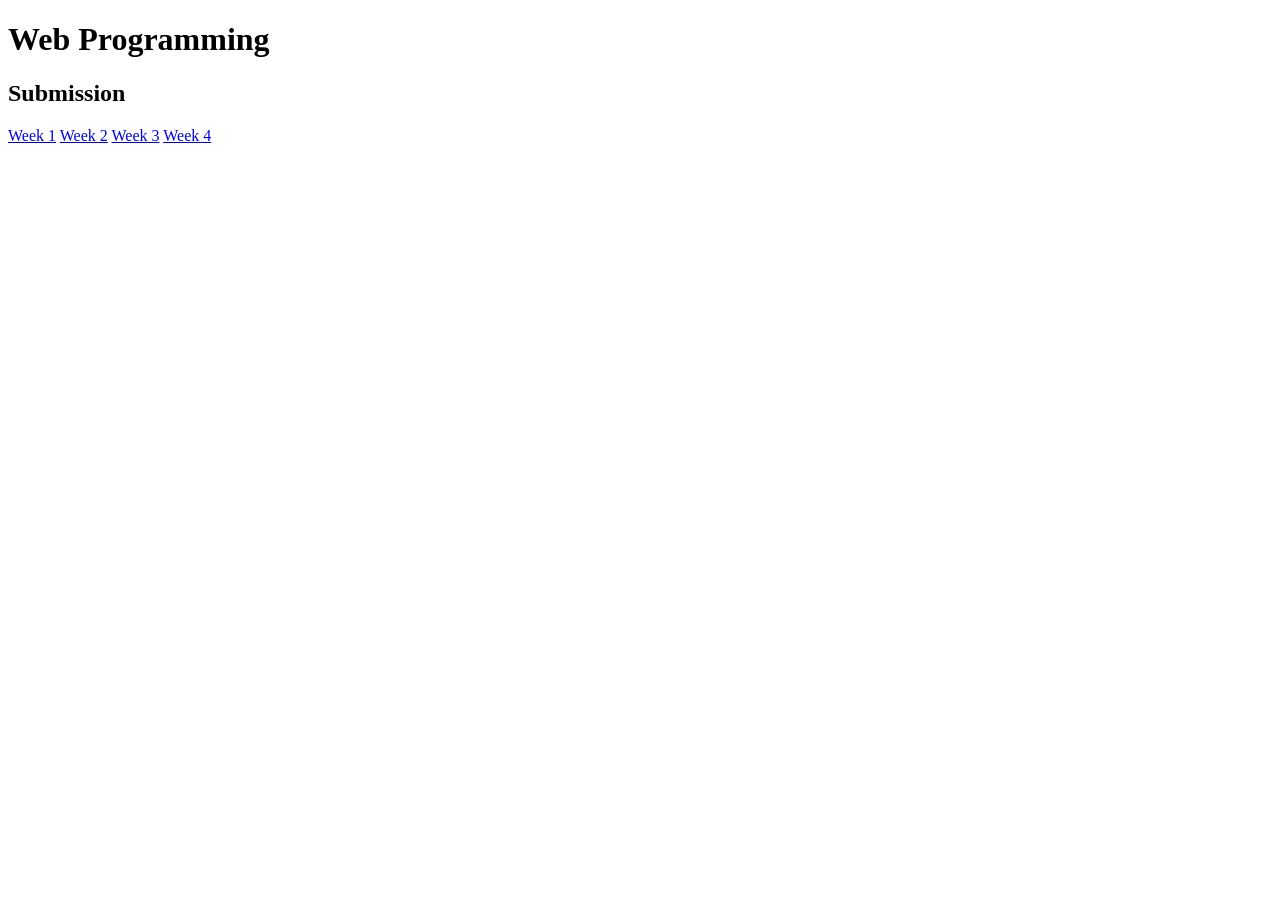
<file: index.html>
<!DOCTYPE html>
<html lang="en">
<head>
    <meta charset="UTF-8">
    <meta name="viewport" content="width=device-width, initial-scale=1.0">
    <title>Document</title>
</head>
<body>
    <header></header>
    <h1>Web Programming</h1>
    <h2>Submission</h2>
    <a href="./Week%201/week1.html">Week 1</a>
	<a href="./Week%202/week2.html">Week 2</a>
    <a href="./Week%203/week3.html">Week 3</a>
    <a href="./Week%204/week4.html">Week 4</a>
</body>
</html>
</file>
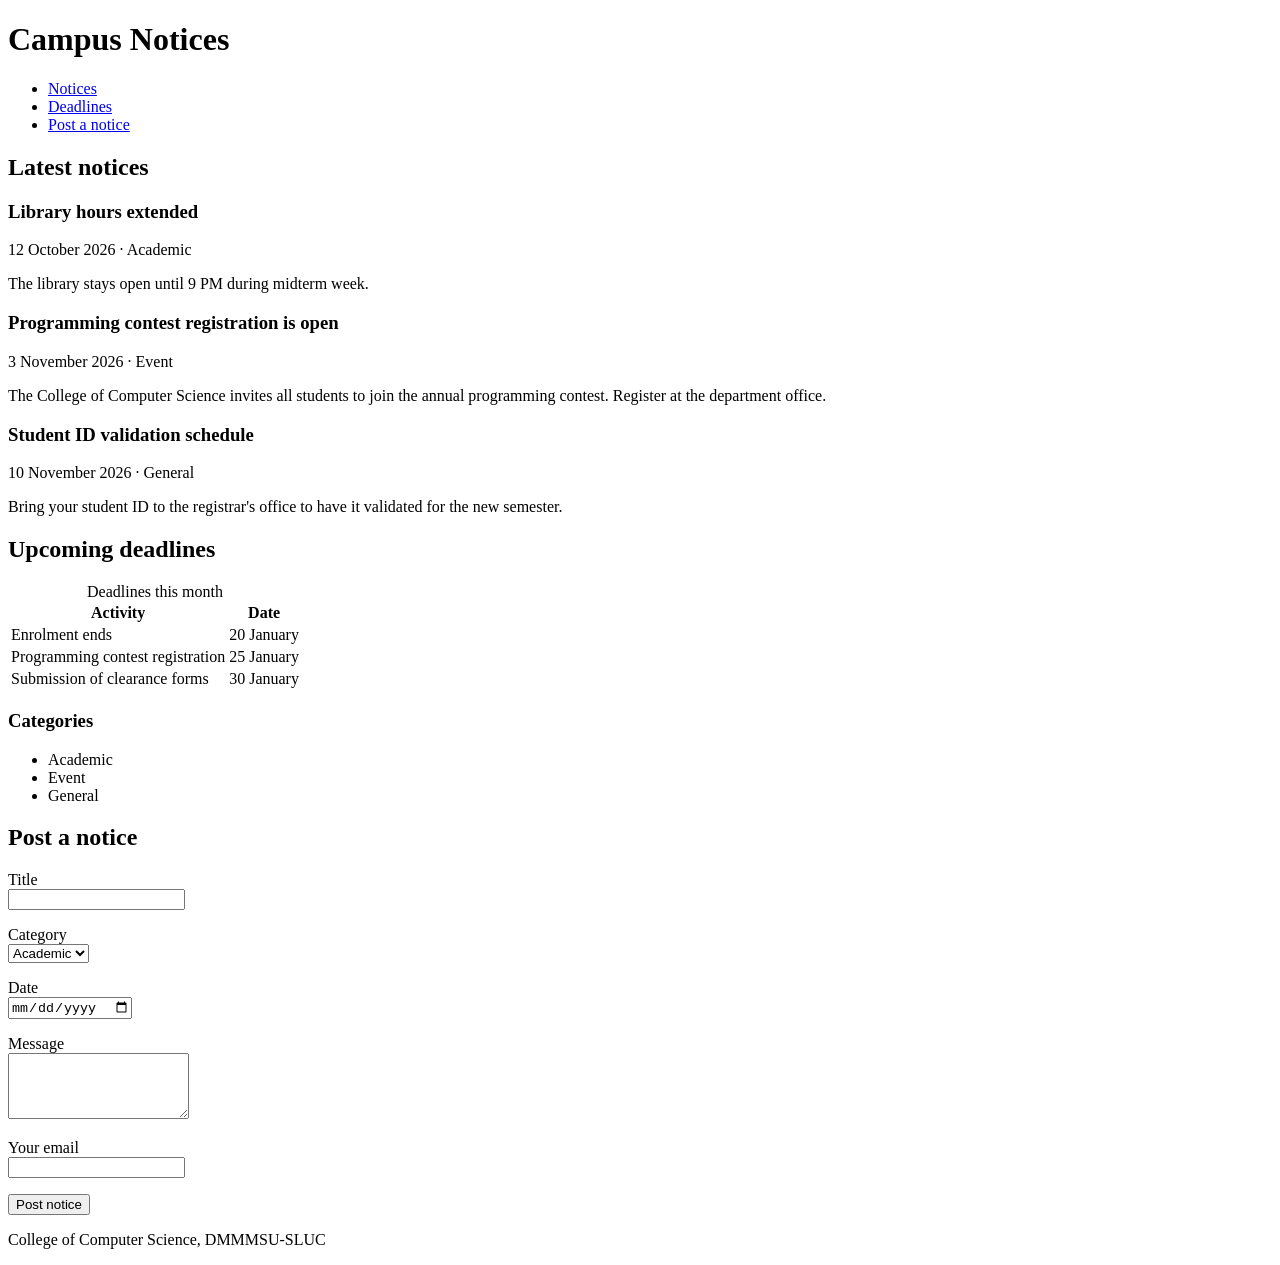
<file: Week 1/week1.html>
<!DOCTYPE html>
<html lang="en">
<head>
  <meta charset="utf-8">
  <meta name="viewport" content="width=device-width, initial-scale=1">
  <title>Campus Notices</title>
</head>
<body>
  <header>
    <h1>Campus Notices</h1>
    <nav aria-label="Main">
      <ul>
        <li><a href="#notices">Notices</a></li>
        <li><a href="#deadlines">Deadlines</a></li>
        <li><a href="#submit">Post a notice</a></li>
      </ul>
    </nav>
  </header>
  <main>
    <section id="notices">
      <h2>Latest notices</h2>
      <article class="notice">
        <h3>Library hours extended</h3>
        <p class="meta">
          <time datetime="2026-10-12">12 October 2026</time> · <span class="tag">Academic</span>
        </p>
        <p>The library stays open until 9 PM during midterm week.</p>
      </article>
      <article class="notice">
        <h3>Programming contest registration is open</h3>
        <p class="meta">
          <time datetime="2026-11-03">3 November 2026</time> · <span class="tag">Event</span>
        </p>
        <p>The College of Computer Science invites all students to join the annual programming contest. Register at the department office.</p>
      </article>
      <article class="notice">
        <h3>Student ID validation schedule</h3>
        <p class="meta">
          <time datetime="2026-11-10">10 November 2026</time> · <span class="tag">General</span>
        </p>
        <p>Bring your student ID to the registrar's office to have it validated for the new semester.</p>
      </article>
    </section>

    <section id="deadlines">
      <h2>Upcoming deadlines</h2>
      <table>
        <caption>Deadlines this month</caption>
        <thead>
          <tr><th scope="col">Activity</th><th scope="col">Date</th></tr>
        </thead>
        <tbody>
          <tr><td>Enrolment ends</td><td>20 January</td></tr>
          <tr><td>Programming contest registration</td><td>25 January</td></tr>
          <tr><td>Submission of clearance forms</td><td>30 January</td></tr>
        </tbody>
      </table>
      <h3>Categories</h3>
      <ul>
        <li>Academic</li>
        <li>Event</li>
        <li>General</li>
      </ul>
    </section>

    <section id="submit">
      <h2>Post a notice</h2>
      <form action="#" method="post">
        <p>
          <label for="title">Title</label><br>
          <input type="text" id="title" name="title" required maxlength="100">
        </p>
        <p>
          <label for="category">Category</label><br>
          <select id="category" name="category">
            <option value="academic">Academic</option>
            <option value="event">Event</option>
            <option value="general">General</option>
          </select>
        </p>
        <p>
          <label for="date">Date</label><br>
          <input type="date" id="date" name="date">
        </p>
        <p>
          <label for="message">Message</label><br>
          <textarea id="message" name="message" rows="4" required></textarea>
        </p>
        <p>
          <label for="email">Your email</label><br>
          <input type="email" id="email" name="email" required>
        </p>
        <button type="submit">Post notice</button>
      </form>
    </section>
  </main>
  <footer>
    <p>College of Computer Science, DMMMSU-SLUC</p>
  </footer>
</body>
</html>
</file>
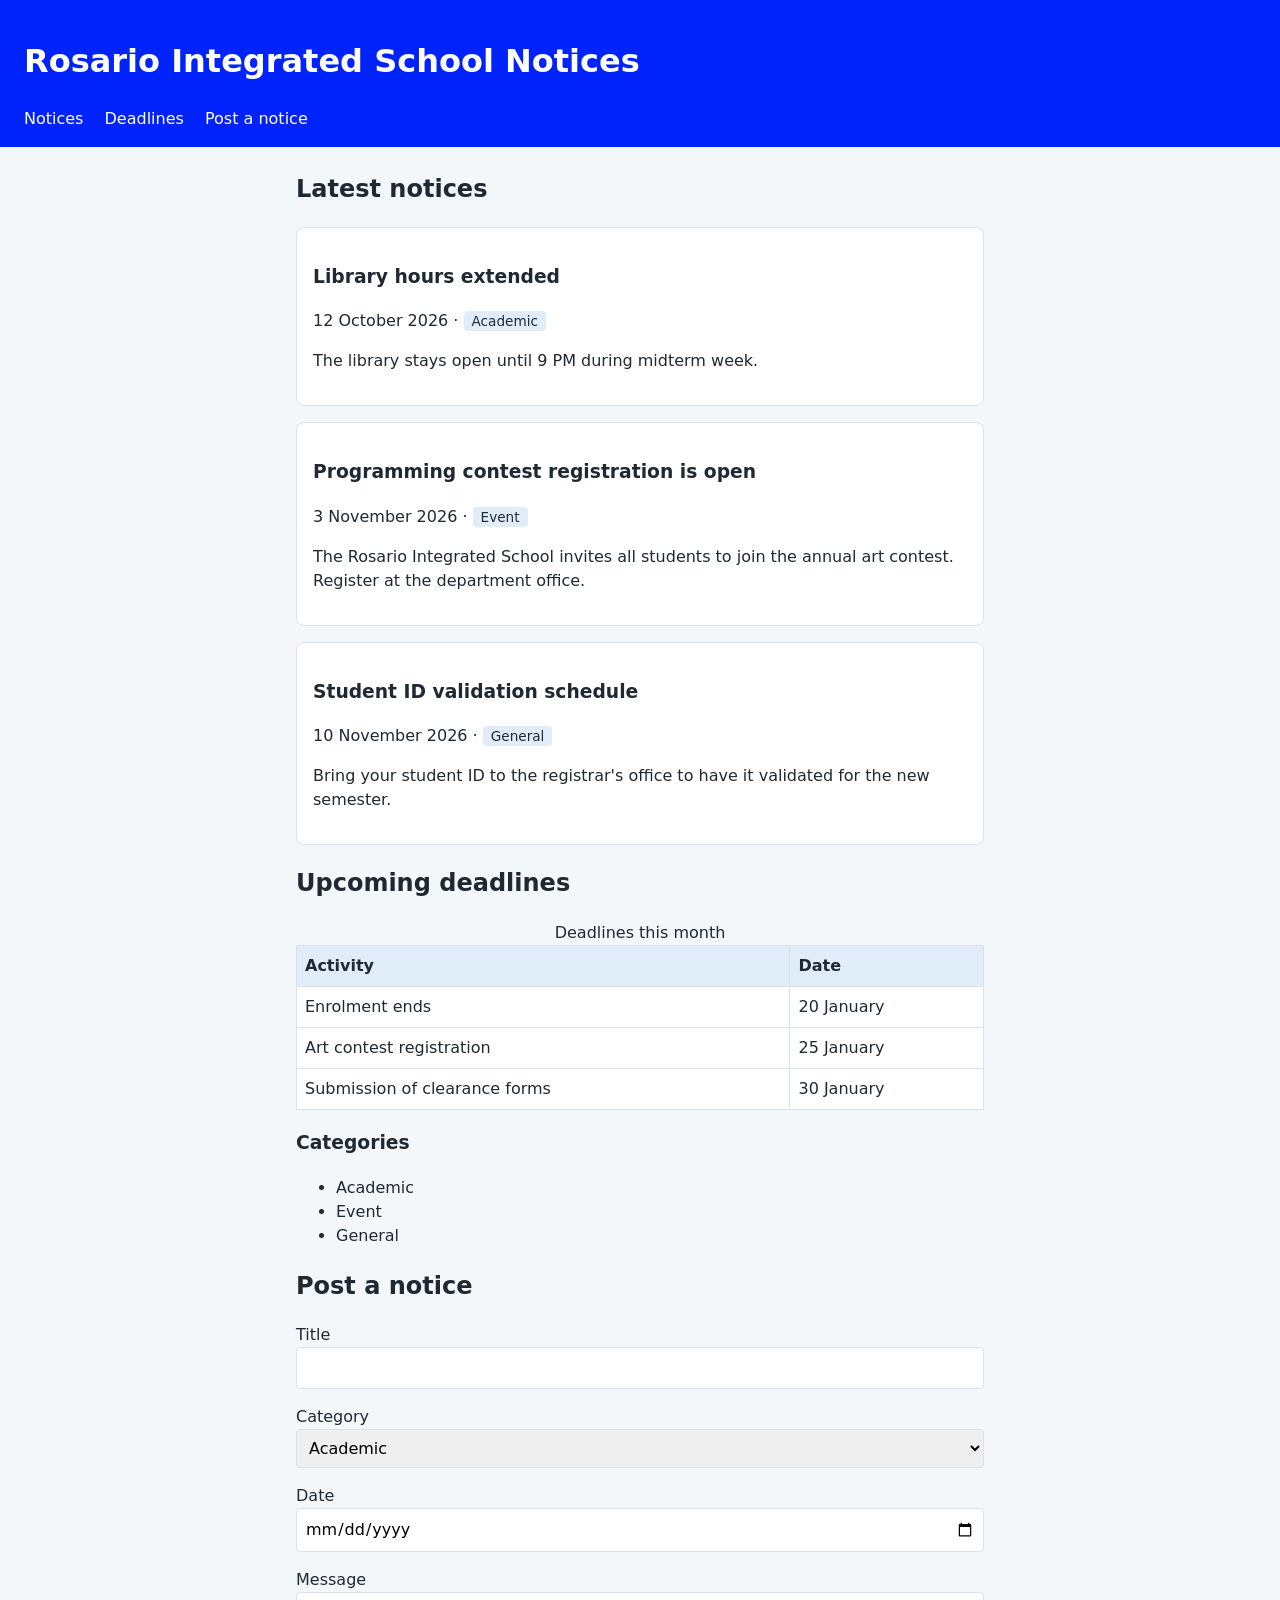
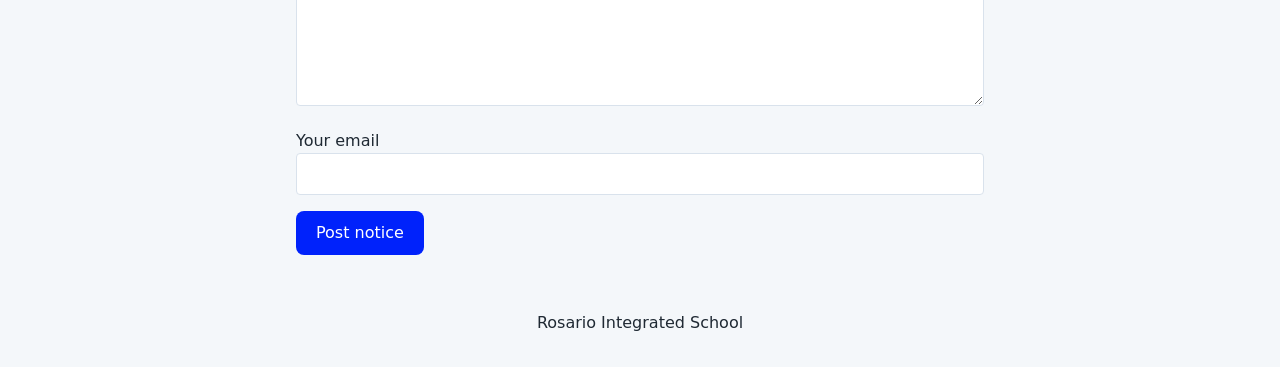
<file: Week 2/week2.html>
<!DOCTYPE html>
<html lang="en">
<head>
  <meta charset="utf-8">
  <meta name="viewport" content="width=device-width, initial-scale=1">
  <title>Rosario Integrated School Notices</title>
  <link rel="stylesheet" href="styles.css">
</head>
<body>
  <header>
    <h1>Rosario Integrated School Notices</h1>
    <nav aria-label="Main">
      <ul>
        <li><a href="#notices">Notices</a></li>
        <li><a href="#deadlines">Deadlines</a></li>
        <li><a href="#submit">Post a notice</a></li>
      </ul>
    </nav>
  </header>
  <main>
    <section id="notices">
      <h2>Latest notices</h2>
      <article class="notice">
        <h3>Library hours extended</h3>
        <p class="meta">
          <time datetime="2026-10-12">12 October 2026</time> · <span class="tag">Academic</span>
        </p>
        <p>The library stays open until 9 PM during midterm week.</p>
      </article>
      <article class="notice">
        <h3>Programming contest registration is open</h3>
        <p class="meta">
          <time datetime="2026-11-03">3 November 2026</time> · <span class="tag">Event</span>
        </p>
        <p>The Rosario Integrated School invites all students to join the annual art contest. Register at the department office.</p>
      </article>
      <article class="notice">
        <h3>Student ID validation schedule</h3>
        <p class="meta">
          <time datetime="2026-11-10">10 November 2026</time> · <span class="tag">General</span>
        </p>
        <p>Bring your student ID to the registrar's office to have it validated for the new semester.</p>
      </article>
    </section>

    <section id="deadlines">
      <h2>Upcoming deadlines</h2>
      <table>
        <caption>Deadlines this month</caption>
        <thead>
          <tr><th scope="col">Activity</th><th scope="col">Date</th></tr>
        </thead>
        <tbody>
          <tr><td>Enrolment ends</td><td>20 January</td></tr>
          <tr><td>Art contest registration</td><td>25 January</td></tr>
          <tr><td>Submission of clearance forms</td><td>30 January</td></tr>
        </tbody>
      </table>
      <h3>Categories</h3>
      <ul>
        <li>Academic</li>
        <li>Event</li>
        <li>General</li>
      </ul>
    </section>

    <section id="submit">
      <h2>Post a notice</h2>
      <form action="#" method="post">
        <p>
          <label for="title">Title</label><br>
          <input type="text" id="title" name="title" required maxlength="100">
        </p>
        <p>
          <label for="category">Category</label><br>
          <select id="category" name="category">
            <option value="academic">Academic</option>
            <option value="event">Event</option>
            <option value="general">General</option>
          </select>
        </p>
        <p>
          <label for="date">Date</label><br>
          <input type="date" id="date" name="date">
        </p>
        <p>
          <label for="message">Message</label><br>
          <textarea id="message" name="message" rows="4" required></textarea>
        </p>
        <p>
          <label for="email">Your email</label><br>
          <input type="email" id="email" name="email" required>
        </p>
        <button type="submit">Post notice</button>
      </form>
    </section>
  </main>
  <footer>
    <p>Rosario Integrated School</p>
  </footer>
</body>
</html>
</file>
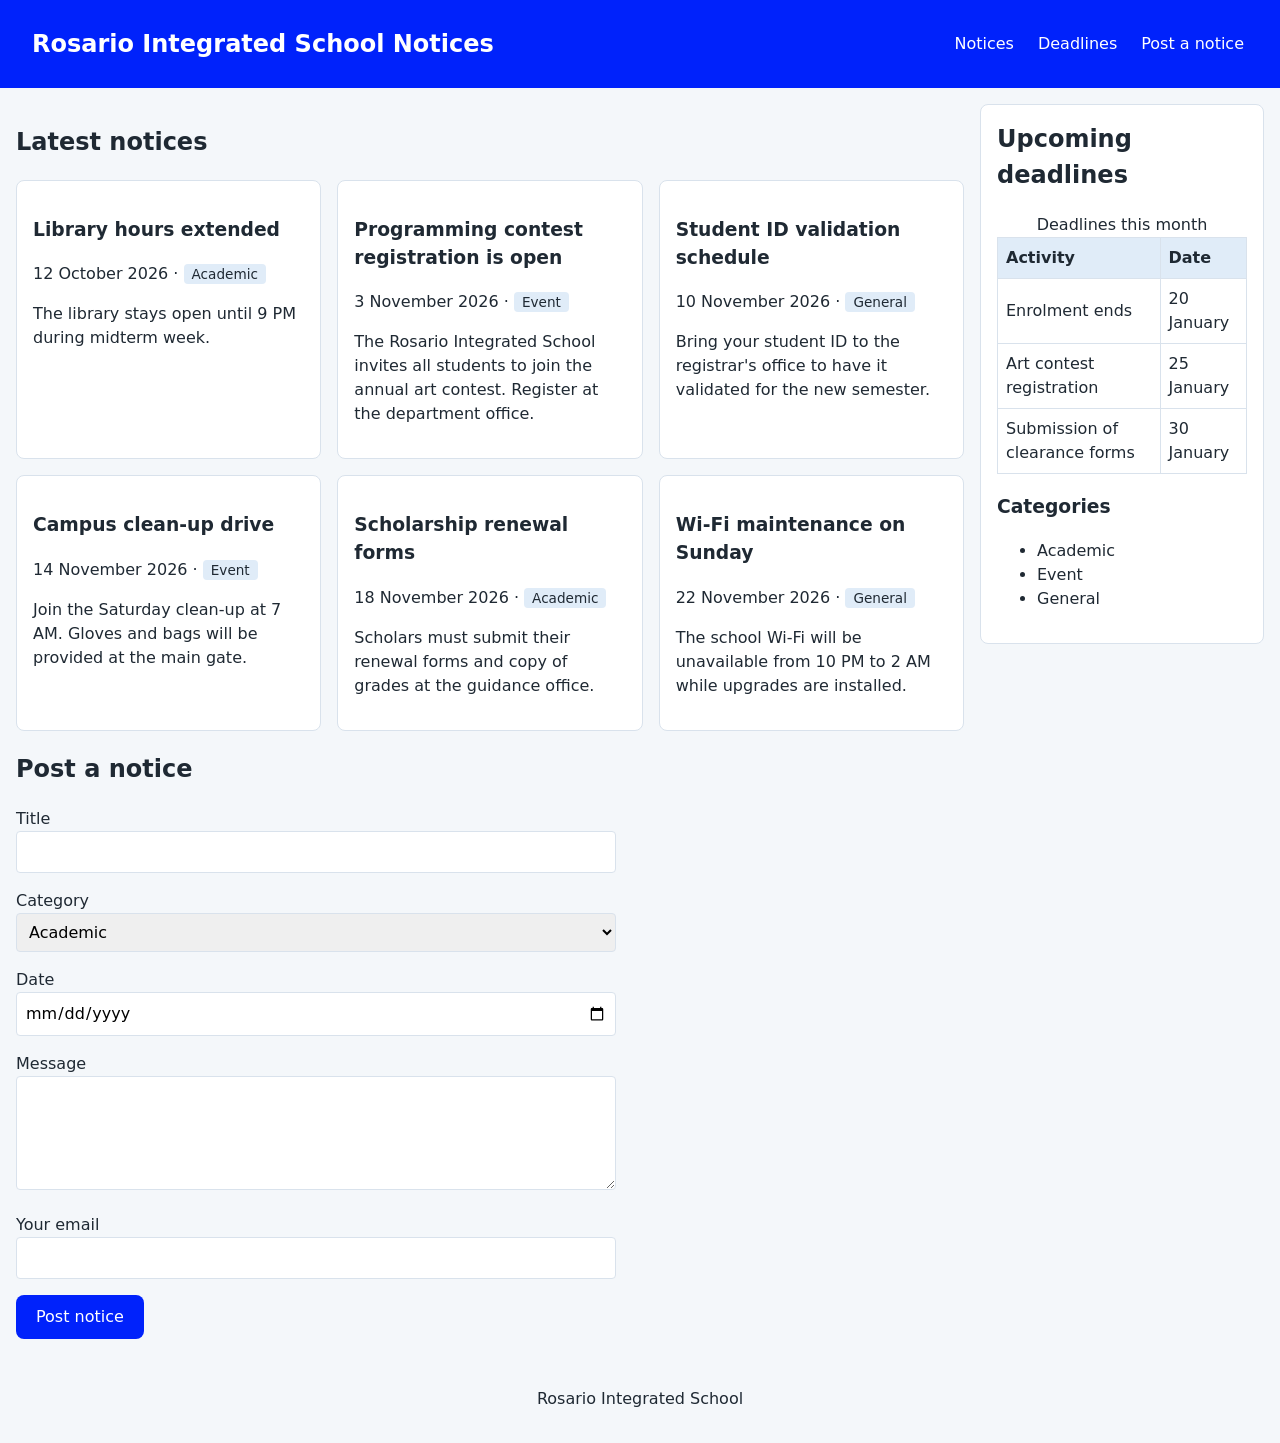
<file: Week 3/week3.html>
<!DOCTYPE html>
<html lang="en">
<head>
  <meta charset="utf-8">
  <meta name="viewport" content="width=device-width, initial-scale=1">
  <title>Rosario Integrated School Notices</title>
  <link rel="stylesheet" href="styles.css">
</head>
<body>
  <header>
    <h1>Rosario Integrated School Notices</h1>
    <nav aria-label="Main">
      <ul>
        <li><a href="#notices">Notices</a></li>
        <li><a href="#deadlines">Deadlines</a></li>
        <li><a href="#submit">Post a notice</a></li>
      </ul>
    </nav>
  </header>

  <main>
    <section id="notices">
      <h2>Latest notices</h2>
      <div class="notices">
        <article class="notice">
          <h3>Library hours extended</h3>
          <p class="meta">
            <time datetime="2026-10-12">12 October 2026</time> · <span class="tag">Academic</span>
          </p>
          <p>The library stays open until 9 PM during midterm week.</p>
        </article>
        <article class="notice">
          <h3>Programming contest registration is open</h3>
          <p class="meta">
            <time datetime="2026-11-03">3 November 2026</time> · <span class="tag">Event</span>
          </p>
          <p>The Rosario Integrated School invites all students to join the annual art contest. Register at the department office.</p>
        </article>
        <article class="notice">
          <h3>Student ID validation schedule</h3>
          <p class="meta">
            <time datetime="2026-11-10">10 November 2026</time> · <span class="tag">General</span>
          </p>
          <p>Bring your student ID to the registrar's office to have it validated for the new semester.</p>
        </article>
        <article class="notice">
          <h3>Campus clean-up drive</h3>
          <p class="meta">
            <time datetime="2026-11-14">14 November 2026</time> · <span class="tag">Event</span>
          </p>
          <p>Join the Saturday clean-up at 7 AM. Gloves and bags will be provided at the main gate.</p>
        </article>
        <article class="notice">
          <h3>Scholarship renewal forms</h3>
          <p class="meta">
            <time datetime="2026-11-18">18 November 2026</time> · <span class="tag">Academic</span>
          </p>
          <p>Scholars must submit their renewal forms and copy of grades at the guidance office.</p>
        </article>
        <article class="notice">
          <h3>Wi-Fi maintenance on Sunday</h3>
          <p class="meta">
            <time datetime="2026-11-22">22 November 2026</time> · <span class="tag">General</span>
          </p>
          <p>The school Wi-Fi will be unavailable from 10 PM to 2 AM while upgrades are installed.</p>
        </article>
      </div>
    </section>

    <section id="submit">
      <h2>Post a notice</h2>
      <form action="#" method="post">
        <p>
          <label for="title">Title</label><br>
          <input type="text" id="title" name="title" required maxlength="100">
        </p>
        <p>
          <label for="category">Category</label><br>
          <select id="category" name="category">
            <option value="academic">Academic</option>
            <option value="event">Event</option>
            <option value="general">General</option>
          </select>
        </p>
        <p>
          <label for="date">Date</label><br>
          <input type="date" id="date" name="date">
        </p>
        <p>
          <label for="message">Message</label><br>
          <textarea id="message" name="message" rows="4" required></textarea>
        </p>
        <p>
          <label for="email">Your email</label><br>
          <input type="email" id="email" name="email" required>
        </p>
        <button type="submit">Post notice</button>
      </form>
    </section>
  </main>

  <aside id="deadlines">
    <h2>Upcoming deadlines</h2>
    <table>
      <caption>Deadlines this month</caption>
      <thead>
        <tr><th scope="col">Activity</th><th scope="col">Date</th></tr>
      </thead>
      <tbody>
        <tr><td>Enrolment ends</td><td>20 January</td></tr>
        <tr><td>Art contest registration</td><td>25 January</td></tr>
        <tr><td>Submission of clearance forms</td><td>30 January</td></tr>
      </tbody>
    </table>
    <h3>Categories</h3>
    <ul>
      <li>Academic</li>
      <li>Event</li>
      <li>General</li>
    </ul>
  </aside>

  <footer>
    <p>Rosario Integrated School</p>
  </footer>
</body>
</html>
</file>
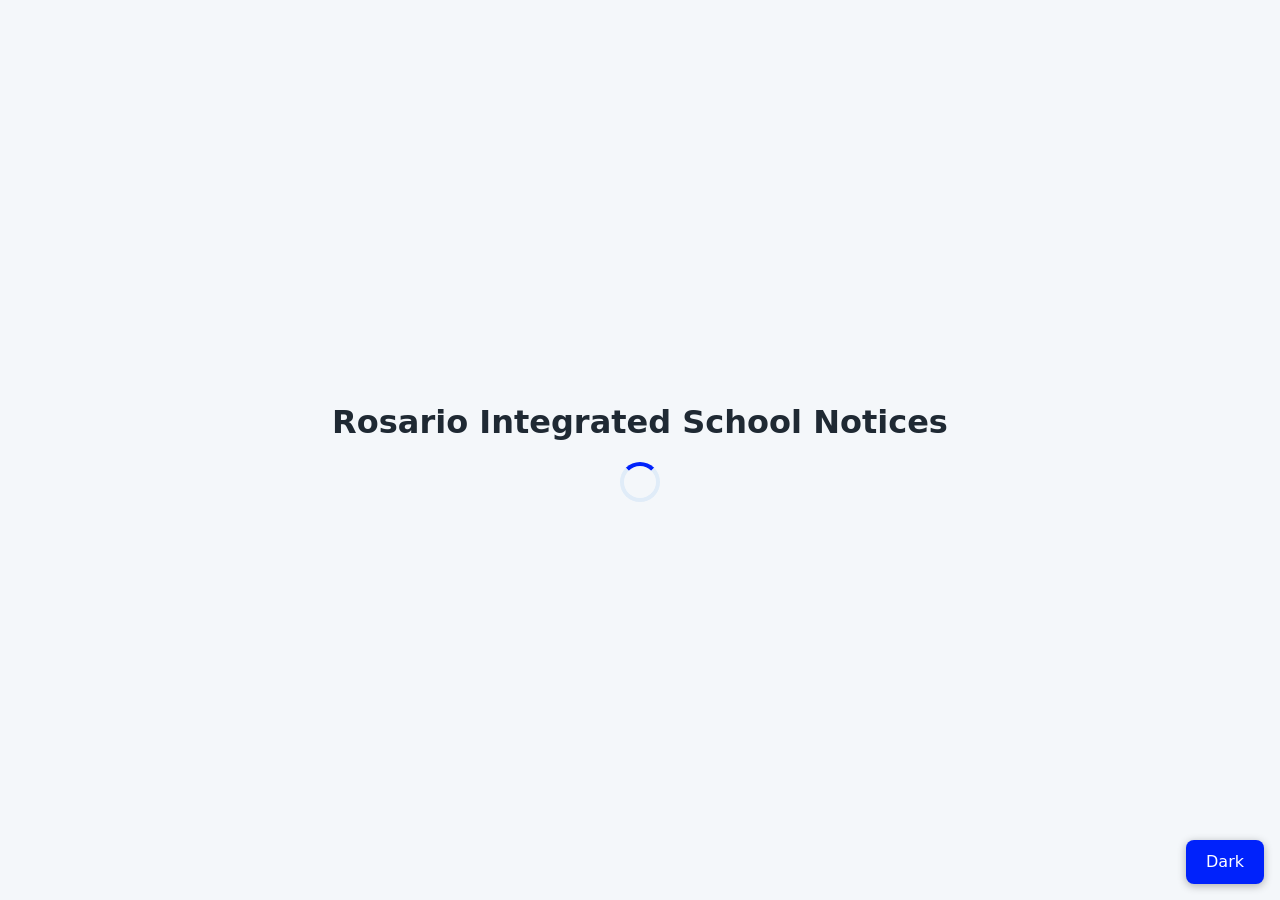
<file: Week 4/week4.html>
<!DOCTYPE html>
<html lang="en" data-theme="light">
<head>
  <meta charset="utf-8">
  <meta name="viewport" content="width=device-width, initial-scale=1">
  <title>Rosario Integrated School Notices</title>
  <link rel="stylesheet" href="styles.css">
</head>
<body>
  <!-- Theme button: first in the body, fixed in the corner of every screen -->
  <button id="themeToggle" class="theme" type="button">Dark</button>

  <!-- 1. Splash: visible first -->
  <section id="splash" class="view screen">
    <h1 class="logo">Rosario Integrated School Notices</h1>
    <div class="loader" role="status" aria-label="Loading"></div>
  </section>

  <!-- 2. Register -->
  <section id="register" class="view screen hidden">
    <form id="regForm" class="card">
      <h2>Create account</h2>
      <input name="name" placeholder="Name" aria-label="Name" required>
      <input name="email" type="email" placeholder="Email" aria-label="Email" required>
      <input name="password" type="password" placeholder="Password" aria-label="Password" required>
      <input name="confirm" type="password" placeholder="Confirm password" aria-label="Confirm password" required>
      <button>Register</button>
      <p id="regMsg" class="message" role="alert"></p>
      <a href="#" id="toLogin">I have an account</a>
    </form>
  </section>

  <!-- 3. Login -->
  <section id="login" class="view screen hidden">
    <form id="logForm" class="card">
      <h2>Log in</h2>
      <input name="email" type="email" placeholder="Email" aria-label="Email" required>
      <input name="password" type="password" placeholder="Password" aria-label="Password" required>
      <button>Log in</button>
      <p id="logMsg" class="message" role="alert"></p>
      <a href="#" id="toRegister">Create an account</a>
    </form>
  </section>

  <!-- 4. The notices board (your Week 3 page), shown only after logging in -->
  <div id="board" class="view board hidden">
    <header>
      <h1>Rosario Integrated School Notices</h1>
      <nav aria-label="Main">
        <ul>
          <li><a href="#notices">Notices</a></li>
          <li><a href="#deadlines">Deadlines</a></li>
          <li><a href="#submit">Post a notice</a></li>
        </ul>
      </nav>
      <div class="user">
        <span id="welcomeText"></span>
        <button id="logout" type="button">Log out</button>
      </div>
    </header>

    <main>
      <section id="notices">
        <h2>Latest notices</h2>
        <div class="notices">
          <article class="notice">
            <h3>Library hours extended</h3>
            <p class="meta">
              <time datetime="2026-10-12">12 October 2026</time> · <span class="tag">Academic</span>
            </p>
            <p>The library stays open until 9 PM during midterm week.</p>
          </article>
          <article class="notice">
            <h3>Programming contest registration is open</h3>
            <p class="meta">
              <time datetime="2026-11-03">3 November 2026</time> · <span class="tag">Event</span>
            </p>
            <p>The Rosario Integrated School invites all students to join the annual art contest. Register at the department office.</p>
          </article>
          <article class="notice">
            <h3>Student ID validation schedule</h3>
            <p class="meta">
              <time datetime="2026-11-10">10 November 2026</time> · <span class="tag">General</span>
            </p>
            <p>Bring your student ID to the registrar's office to have it validated for the new semester.</p>
          </article>
          <article class="notice">
            <h3>Campus clean-up drive</h3>
            <p class="meta">
              <time datetime="2026-11-14">14 November 2026</time> · <span class="tag">Event</span>
            </p>
            <p>Join the Saturday clean-up at 7 AM. Gloves and bags will be provided at the main gate.</p>
          </article>
          <article class="notice">
            <h3>Scholarship renewal forms</h3>
            <p class="meta">
              <time datetime="2026-11-18">18 November 2026</time> · <span class="tag">Academic</span>
            </p>
            <p>Scholars must submit their renewal forms and copy of grades at the guidance office.</p>
          </article>
          <article class="notice">
            <h3>Wi-Fi maintenance on Sunday</h3>
            <p class="meta">
              <time datetime="2026-11-22">22 November 2026</time> · <span class="tag">General</span>
            </p>
            <p>The school Wi-Fi will be unavailable from 10 PM to 2 AM while upgrades are installed.</p>
          </article>
        </div>
      </section>

      <section id="submit">
        <h2>Post a notice</h2>
        <form id="noticeForm" action="#" method="post">
          <p>
            <label for="title">Title</label><br>
            <input type="text" id="title" name="title" required maxlength="100">
          </p>
          <p>
            <label for="category">Category</label><br>
            <select id="category" name="category">
              <option value="academic">Academic</option>
              <option value="event">Event</option>
              <option value="general">General</option>
            </select>
          </p>
          <p>
            <label for="date">Date</label><br>
            <input type="date" id="date" name="date">
          </p>
          <p>
            <label for="message">Message</label><br>
            <textarea id="message" name="message" rows="4" required></textarea>
          </p>
          <p>
            <label for="email">Your email</label><br>
            <input type="email" id="email" name="email" required>
          </p>
          <button type="submit">Post notice</button>
        </form>
      </section>
    </main>

    <aside id="deadlines">
      <h2>Upcoming deadlines</h2>
      <table>
        <caption>Deadlines this month</caption>
        <thead>
          <tr><th scope="col">Activity</th><th scope="col">Date</th></tr>
        </thead>
        <tbody>
          <tr><td>Enrolment ends</td><td>20 January</td></tr>
          <tr><td>Art contest registration</td><td>25 January</td></tr>
          <tr><td>Submission of clearance forms</td><td>30 January</td></tr>
        </tbody>
      </table>
      <h3>Categories</h3>
      <ul>
        <li>Academic</li>
        <li>Event</li>
        <li>General</li>
      </ul>
    </aside>

    <footer>
      <p>Rosario Integrated School</p>
    </footer>
  </div>

  <script src="app.js"></script>
</body>
</html>
</file>
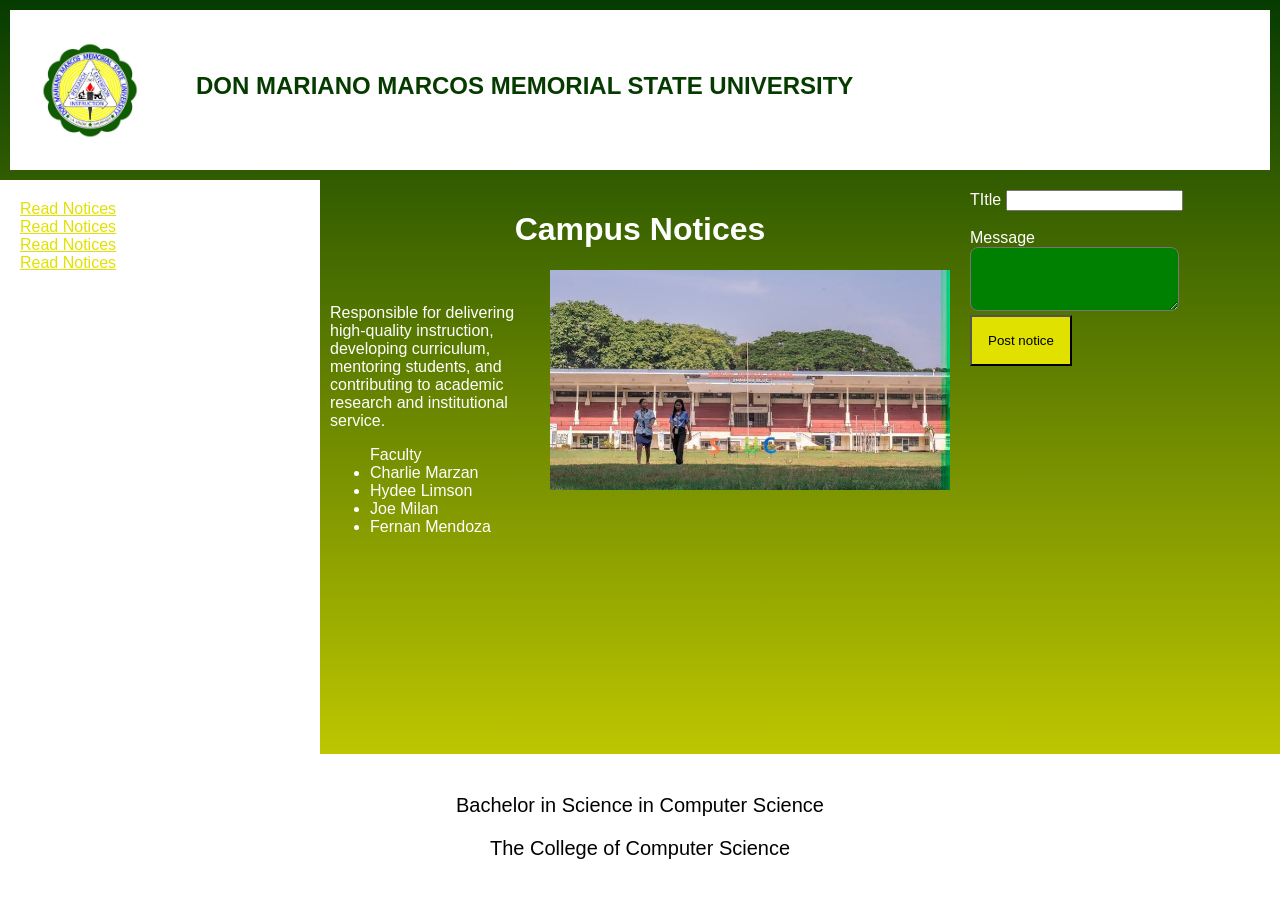
<file: Week 1/references/week1.html>
<!doctype html>
<html lang="en">
	<head>
		<meta charset="UTF-8" />
		<meta name="viewport"
			content="width=device-width,
			initial-scale=1" />
		<title>Campus Notices</title>
		<link rel="stylesheet" href="styles.css" />
	</head>
	<body>
		<div class="containerGrid">
			<div class="header">
				<div class="containerFlex">
					<div><img src="dmmmsu.jpg", alt="logo", width="100px", height="100px"></div>
					<div class="bg1"><header class="headertxt">
					<h1>DON MARIANO MARCOS MEMORIAL STATE UNIVERSITY</h1></header></div>
					
				</div>
			</div>
			<div class="menu">
				<div>
					<nav><a href="notices.html">Read Notices</a> </nav>
					<nav><a href="notices.html">Read Notices</a> </nav>
					<nav><a href="notices.html">Read Notices</a> </nav>
					<nav><a href="notices.html">Read Notices</a> </nav>
				</div>
			</div>

			<div class="content">
				
				<h1 id="camN">Campus Notices</h1>
				<img src="images.jpg", alt="logo", height="220px", width="400px">
				<br>
				<p>Responsible for delivering high-quality instruction, 
					developing curriculum, mentoring students, and 
					contributing to academic research and institutional service.</p>
				<ul style="color: white;">Faculty
					<li>Charlie Marzan</li>
					<li>Hydee Limson</li>
					<li>Joe Milan</li>
					<li>Fernan Mendoza</li>
				</ul>
				
			</div>

			<div class="post">
				<form action="/api/notices" method="post">
					<label for="title", style="color: white;">TItle<label>
					<input id="title" name="title" 
						type="text" required />
					<br><br>
					<label for="msg">Message</label>
					<br>
					<textarea id="msg" name="message"></textarea>
					<br>
					<button class="btn" type="submit">Post notice</button>
				</form>
			</div>

			<div class="footer">
				<div><p id ="bscs">Bachelor in Science in Computer Science</p>
				<p id ="bscs">The College of Computer Science</p> </div>
			</div>
		</div>

		


	</body>
</html>
</file>
<file: Week 2/styles.css>
:root {
  --brand: #0022fb;
  --brand-dark: #163b69;
  --brand-soft: #e0ecf8;
  --on-brand: #ffffff;
  --surface: #ffffff;
  --page: #f4f7fa;
  --text: #1f2933;
  --border: #d9e2ec;
  --radius: 8px;
}

* { box-sizing: border-box; }

body {
  font-family: system-ui, sans-serif;
  font-size: 1rem;
  line-height: 1.5;
  margin: 0;
  background: var(--page);
  color: var(--text);
}

header {
  background: var(--brand);
  color: var(--on-brand);
  padding: 16px 24px;
}

main {
  max-width: 720px;
  margin: 24px auto;
  padding: 0 16px;
}

.notice {
  background: var(--surface);
  border: 1px solid var(--border);
  border-radius: var(--radius);
  padding: 16px;
  margin-bottom: 16px;
}

.tag {
  background: var(--brand-soft);
  border-radius: 4px;
  padding: 2px 8px;
  font-size: 0.85rem;
}

footer {
  text-align: center;
  padding: 16px;
}

nav ul { list-style: none; margin: 0; padding: 0; }
nav li { display: inline-block; margin-right: 16px; }
nav a { color: var(--on-brand); text-decoration: none; }
nav a:hover { text-decoration: underline; }

table { border-collapse: collapse; width: 100%; background: var(--surface); }
th, td { border: 1px solid var(--border); padding: 8px; text-align: left; }
th { background: var(--brand-soft); }

input, select, textarea {
  width: 100%;
  padding: 8px;
  border: 1px solid var(--border);
  border-radius: 4px;
  font: inherit;
}
input:focus, select:focus, textarea:focus { outline: 3px solid var(--brand); }

button {
  background: var(--brand);
  color: var(--on-brand);
  border: 0;
  border-radius: var(--radius);
  padding: 10px 20px;
  font: inherit;
  cursor: pointer;
}
button:hover { background: var(--brand-dark); }


/* Week 2, Step 6 (debugging experiment, now removed):
   The test rule "p { color: red; }" overrode the colour of paragraphs in the
   header, notices and footer because of INHERITANCE: the body's colour
   (var(--text)) is only inherited, and a value inherited from a parent always
   loses to any rule that targets the element directly, however simple the
   selector. It was not specificity or source order that decided it. The .meta
   line looked wrong because its .tag span inherited the red from its parent p.
   The fix was a more targeted selector, not !important: the rule was
   narrowed to ".notice > p:not(.meta)" while testing, and then deleted. */
</file>
<file: Week 3/styles.css>
:root {
  --brand: #0022fb;
  --brand-dark: #163b69;
  --brand-soft: #e0ecf8;
  --on-brand: #ffffff;
  --surface: #ffffff;
  --page: #f4f7fa;
  --text: #1f2933;
  --border: #d9e2ec;
  --radius: 8px;
}

* { box-sizing: border-box; }

body {
  font-family: system-ui, sans-serif;
  font-size: 1rem;
  line-height: 1.5;
  margin: 0;
  background: var(--page);
  color: var(--text);
  display: grid;              /* Week 3, Step 5: one column on phones */
  gap: 16px;
}

img { max-width: 100%; height: auto; }

header {
  background: var(--brand);
  color: var(--on-brand);
  padding: 16px 24px;
  display: flex;              /* Week 3, Step 2 */
  flex-wrap: wrap;
  align-items: center;
  justify-content: space-between;
  gap: 8px 24px;
}
header h1 { margin: 0; font-size: 1.5rem; }

main {
  width: 100%;
  max-width: 1100px;
  margin: 24px auto;
  padding: 0 16px;
  min-width: 0;               /* lets the grid cell shrink instead of overflowing */
}

/* Week 3, Step 3: notices in a grid, one column on phones */
.notices {
  display: grid;
  gap: 16px;
  grid-template-columns: 1fr;
}

.notice {
  background: var(--surface);
  border: 1px solid var(--border);
  border-radius: var(--radius);
  padding: 16px;
  margin-bottom: 0;           /* the grid gap now handles the spacing */
}

.tag {
  background: var(--brand-soft);
  border-radius: 4px;
  padding: 2px 8px;
  font-size: 0.85rem;
}

footer {
  text-align: center;
  padding: 16px;
}

nav ul {
  display: flex;
  flex-wrap: wrap;
  gap: 8px 16px;
  list-style: none;
  margin: 0;
  padding: 0;
}
nav a {
  display: inline-block;
  padding: 8px 4px;           /* bigger tap target */
  color: var(--on-brand);
  text-decoration: none;
}
nav a:hover { text-decoration: underline; }

table { border-collapse: collapse; width: 100%; background: var(--surface); display: block; overflow-x: auto; }

aside {
  min-width: 0;
  margin: 0 16px;
  padding: 16px;
  background: var(--surface);
  border: 1px solid var(--border);
  border-radius: var(--radius);
}
aside h2 { margin-top: 0; }

form { max-width: 600px; }
th, td { border: 1px solid var(--border); padding: 8px; text-align: left; }
th { background: var(--brand-soft); }

input, select, textarea {
  width: 100%;
  padding: 8px;
  border: 1px solid var(--border);
  border-radius: 4px;
  font: inherit;
}
input:focus, select:focus, textarea:focus { outline: 3px solid var(--brand); }

button {
  background: var(--brand);
  color: var(--on-brand);
  border: 0;
  border-radius: var(--radius);
  padding: 10px 20px;
  font: inherit;
  cursor: pointer;
}
button:hover { background: var(--brand-dark); }


/* ===== Week 3: mobile-first media queries (min-width only) ===== */
@media (min-width: 600px) {
  .notices { grid-template-columns: repeat(2, 1fr); }
}

@media (min-width: 960px) {
  .notices { grid-template-columns: repeat(3, 1fr); }
  header { padding: 24px 32px; }

  body {
    grid-template-columns: 1fr 300px;
    grid-template-areas:
      "header header"
      "main   aside"
      "footer footer";
  }
  header { grid-area: header; }
  main   { grid-area: main; margin: 0; max-width: none; padding: 0 0 0 16px; }
  aside  { grid-area: aside; margin: 0 16px 0 0; align-self: start; }
  footer { grid-area: footer; }
}

/* Challenge (optional): no media query needed for the column count
   .notices { grid-template-columns: repeat(auto-fit, minmax(260px, 1fr)); }
   The browser fits as many columns of at least 260px as the container
   allows, then stretches them equally (1fr). A media query is still needed
   for changes other than the column count, such as the sidebar areas, the
   header padding, or forcing an exact number of columns at set widths. */

/* Week 2, Step 6 (debugging experiment, now removed):
   The test rule "p { color: red; }" overrode the colour of paragraphs in the
   header, notices and footer because of INHERITANCE: the body's colour
   (var(--text)) is only inherited, and a value inherited from a parent always
   loses to any rule that targets the element directly, however simple the
   selector. It was not specificity or source order that decided it. The .meta
   line looked wrong because its .tag span inherited the red from its parent p.
   The fix was a more targeted selector, not !important: the rule was
   narrowed to ".notice > p:not(.meta)" while testing, and then deleted. */
</file>
<file: Week 4/styles.css>
/* ===== Colors: one set of variables, a second set for dark mode ===== */
:root {
  --brand: #0022fb;
  --brand-dark: #163b69;
  --brand-soft: #e0ecf8;
  --on-brand: #ffffff;
  --surface: #ffffff;
  --page: #f4f7fa;
  --text: #1f2933;
  --border: #d9e2ec;
  --error: #c92a2a;
  --focus: #0022fb;
  --radius: 8px;
}

/* Dark mode only needs new values for the same variables.
   It applies when the <html> tag says data-theme="dark". */
[data-theme="dark"] {
  --brand-soft: #2b3550;
  --surface: #23262e;
  --page: #15171c;
  --text: #f1f3f5;
  --border: #3a3f4b;
  --error: #ff8787;
  --focus: #8fa4ff;
}

* { box-sizing: border-box; }

body {
  font-family: system-ui, sans-serif;
  font-size: 1rem;
  line-height: 1.5;
  margin: 0;
  background: var(--page);
  color: var(--text);
}

img { max-width: 100%; height: auto; }
a { color: var(--text); }

/* ===== Screen switching (splash, register, login, board) ===== */
/* Each .view is one screen. JavaScript adds or removes .hidden. */
.view.hidden { display: none; }

/* Centered screens: splash, register, login */
.screen {
  min-height: 100vh;
  display: grid;
  gap: 1rem;
  place-content: center;
  justify-items: center;
  padding: 16px;
}
.logo { font-size: 2rem; margin: 0; text-align: center; }

.loader {
  width: 40px;
  height: 40px;
  border: 4px solid var(--brand-soft);
  border-top-color: var(--brand);
  border-radius: 50%;
  animation: spin 1s linear infinite;
}
@keyframes spin { to { transform: rotate(360deg); } }

.card {
  display: grid;
  gap: 0.75rem;
  padding: 1.5rem;
  width: min(90vw, 320px);
  border-radius: 12px;
  background: var(--surface);
  border: 1px solid var(--border);
}
.card h2 { margin: 0; }
.message { margin: 0; color: var(--error); min-height: 1.5em; }

/* Theme button, fixed in the corner of every screen */
.theme {
  position: fixed;
  bottom: 1rem;
  right: 1rem;
  z-index: 10;
  box-shadow: 0 2px 8px rgba(0, 0, 0, 0.3);
}

/* ===== The notices board (Week 3 layout) ===== */
/* Week 3, Step 5: one column on phones */
.board {
  display: grid;
  gap: 16px;
  padding-bottom: 16px;
}

header {
  background: var(--brand);
  color: var(--on-brand);
  padding: 16px 24px;
  display: flex;              /* Week 3, Step 2 */
  flex-wrap: wrap;
  align-items: center;
  justify-content: space-between;
  gap: 8px 24px;
}
header h1 { margin: 0; font-size: 1.5rem; }

/* Greeting and log out button in the header */
.user { display: flex; align-items: center; gap: 12px; }
.user button { background: var(--on-brand); color: var(--brand); }
.user button:hover { background: var(--brand-soft); }

main {
  width: 100%;
  max-width: 1100px;
  margin: 24px auto;
  padding: 0 16px;
  min-width: 0;               /* lets the grid cell shrink instead of overflowing */
}

/* Week 3, Step 3: notices in a grid, one column on phones */
.notices {
  display: grid;
  gap: 16px;
  grid-template-columns: 1fr;
}

.notice {
  background: var(--surface);
  border: 1px solid var(--border);
  border-radius: var(--radius);
  padding: 16px;
  margin-bottom: 0;           /* the grid gap now handles the spacing */
}

.tag {
  background: var(--brand-soft);
  border-radius: 4px;
  padding: 2px 8px;
  font-size: 0.85rem;
}

footer {
  text-align: center;
  padding: 16px;
}

nav ul {
  display: flex;
  flex-wrap: wrap;
  gap: 8px 16px;
  list-style: none;
  margin: 0;
  padding: 0;
}
nav a {
  display: inline-block;
  padding: 8px 4px;           /* bigger tap target */
  color: var(--on-brand);
  text-decoration: none;
}
nav a:hover { text-decoration: underline; }

table { border-collapse: collapse; width: 100%; background: var(--surface); display: block; overflow-x: auto; }

aside {
  min-width: 0;
  margin: 0 16px;
  padding: 16px;
  background: var(--surface);
  border: 1px solid var(--border);
  border-radius: var(--radius);
}
aside h2 { margin-top: 0; }

form { max-width: 600px; }
th, td { border: 1px solid var(--border); padding: 8px; text-align: left; }
th { background: var(--brand-soft); }

/* Fields need their own colors: browsers ignore the page colors for inputs */
input, select, textarea {
  width: 100%;
  padding: 8px;
  border: 1px solid var(--border);
  border-radius: 4px;
  font: inherit;
  background: var(--page);
  color: var(--text);
}
input:focus, select:focus, textarea:focus { outline: 3px solid var(--focus); }

button {
  background: var(--brand);
  color: var(--on-brand);
  border: 0;
  border-radius: var(--radius);
  padding: 10px 20px;
  font: inherit;
  cursor: pointer;
}
button:hover { background: var(--brand-dark); }

/* ===== Week 3: mobile-first media queries (min-width only) ===== */
@media (min-width: 600px) {
  .notices { grid-template-columns: repeat(2, 1fr); }
}

@media (min-width: 960px) {
  .notices { grid-template-columns: repeat(3, 1fr); }
  header { padding: 24px 32px; }

  .board {
    grid-template-columns: 1fr 300px;
    grid-template-areas:
      "header header"
      "main   aside"
      "footer footer";
  }
  header { grid-area: header; }
  main   { grid-area: main; margin: 0; max-width: none; padding: 0 0 0 16px; }
  aside  { grid-area: aside; margin: 0 16px 0 0; align-self: start; }
  footer { grid-area: footer; }
}

/* Challenge (optional): no media query needed for the column count
   .notices { grid-template-columns: repeat(auto-fit, minmax(260px, 1fr)); }
   The browser fits as many columns of at least 260px as the container
   allows, then stretches them equally (1fr). A media query is still needed
   for changes other than the column count, such as the sidebar areas, the
   header padding, or forcing an exact number of columns at set widths. */

/* Week 2, Step 6 (debugging experiment, now removed):
   The test rule "p { color: red; }" overrode the colour of paragraphs in the
   header, notices and footer because of INHERITANCE: the body's colour
   (var(--text)) is only inherited, and a value inherited from a parent always
   loses to any rule that targets the element directly, however simple the
   selector. It was not specificity or source order that decided it. The .meta
   line looked wrong because its .tag span inherited the red from its parent p.
   The fix was a more targeted selector, not !important: the rule was
   narrowed to ".notice > p:not(.meta)" while testing, and then deleted. */
</file>
<file: Week 1/references/styles.css>
#msg {
	background: green;
	padding: 1rem;
	border-radius: 8px;
}

nav a{
	color:#E1E100;
}

a:hover {
	text-decoration: underline;
	font-size: 25px;
}

body {
    background: #063B00;
    background: linear-gradient(180deg, rgba(6, 59, 0, 1) 0%, rgba(225, 225, 0, 1) 100%);
    margin: 0;            /* Removes default browser margins */
    min-height: 100vh;    /* Forces body to be at least the full height of the screen */
    display: flex;        /* Helps the child container expand */
    flex-direction: column;
}

:root {
	--brand: #E1E100;
	--space: 1rem;
}

#bscs {
	color:black;
	font-size: 20px;
}

#camN {
	color: white;
}

*{
	font-family: verdana, arial, tahoma;
}

.headertxt {
	padding: 1rem;
	color: #063B00;
	
}

.bg1 {
	background-color: white;

}

.btn { 
	background: #E1E100;
	background: var(--brand);
	padding: var(--space);
}

.containerGrid {
    display: grid;
    grid-template-areas:
        "header header header"
        "menu content post"
        "footer footer footer";
    grid-template-columns: 1fr 2fr 1fr;
    grid-template-rows: auto 1fr auto; /* Header & footer take needed space, middle row takes the rest */
    flex-grow: 1;                      /* Forces the grid to stretch to the bottom of the body */
}

.containerGrid div {
	padding: 10px;
}

.containerGrid div.header {
	grid-area: header;
}


.containerGrid div.menu {
	grid-area: menu;
	background-color: white;
}

.containerGrid div.content {
	grid-area: content;
}

.containerGrid div.post {
	grid-area: post;
}

.containerGrid div.footer {
	grid-area: footer;
	background-color: white;
	text-align: center;
}

.containerFlex {
	display: flex;
	background-color: white;
}

.containerFlex div {
	margin: 10px;
	font-size: 12px;
}

img {float: right;}

p { color:white}
h1 {text-align: center;}
</file>
